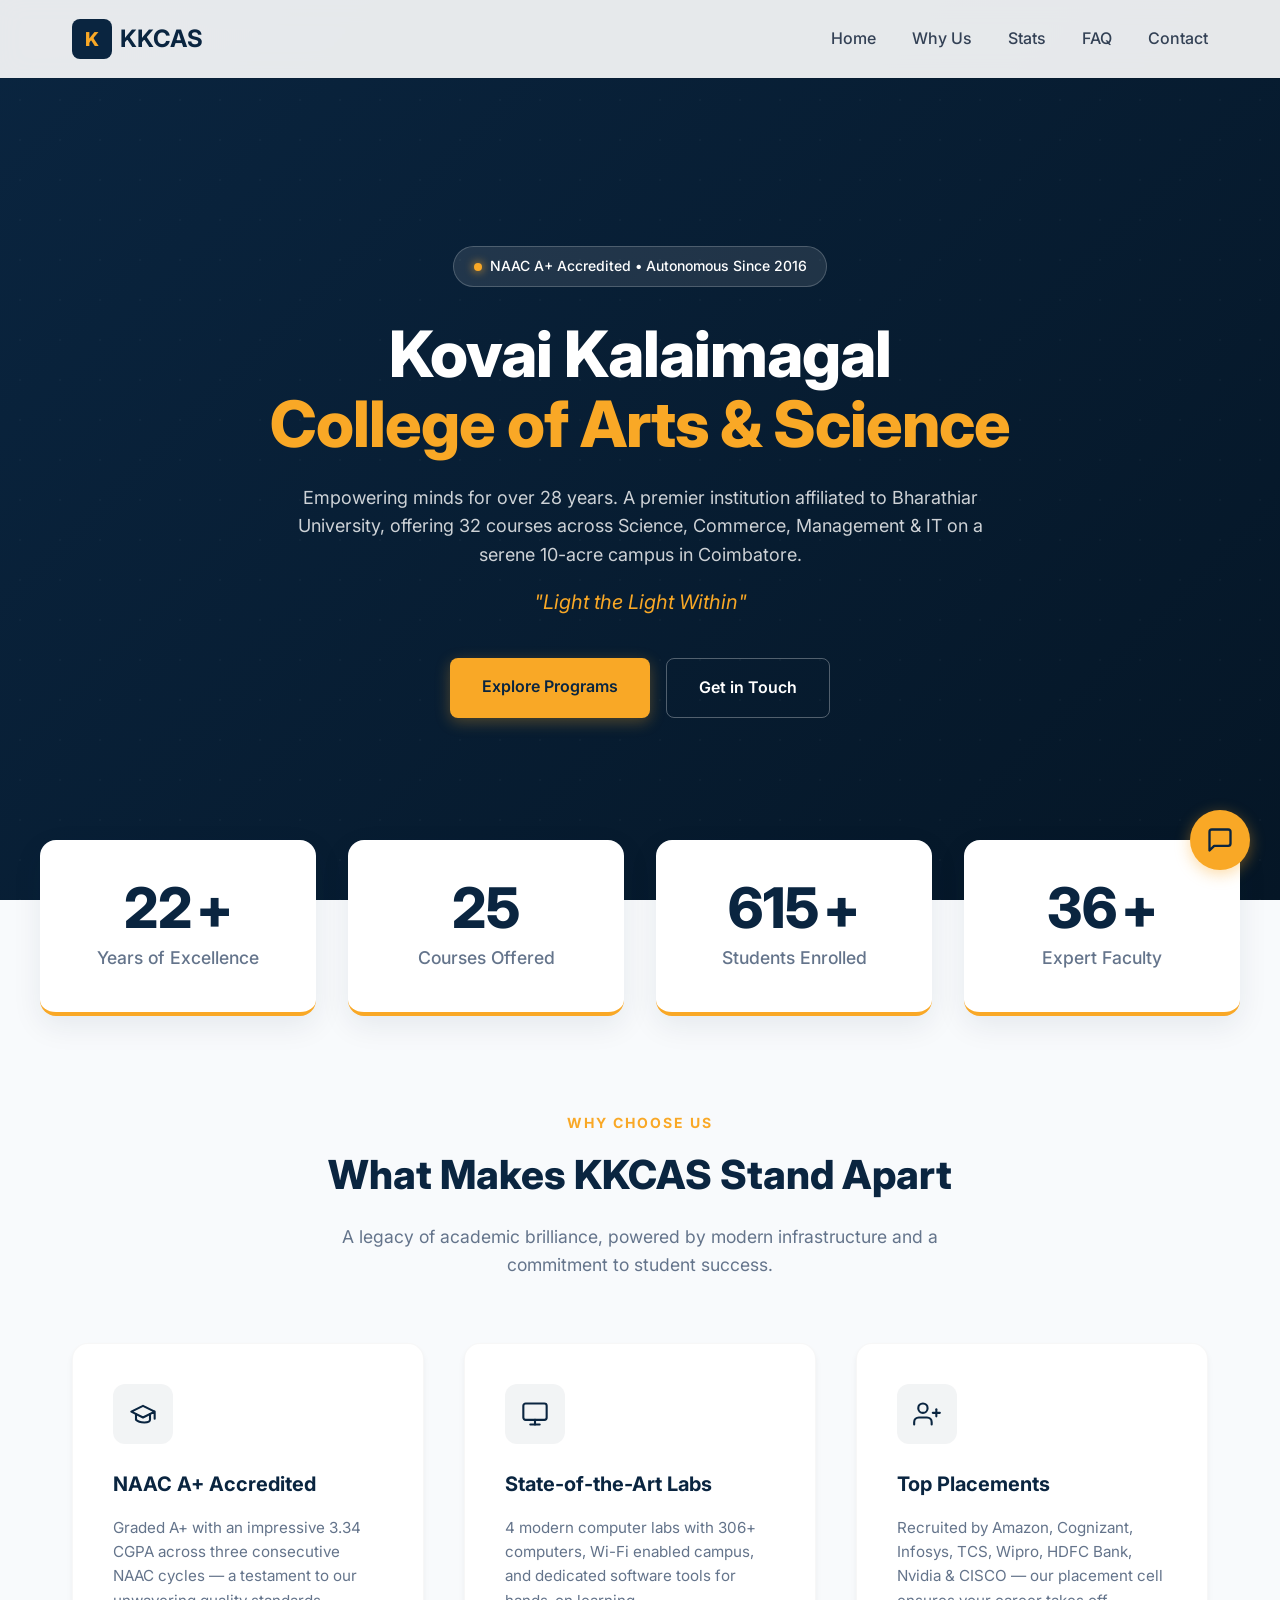
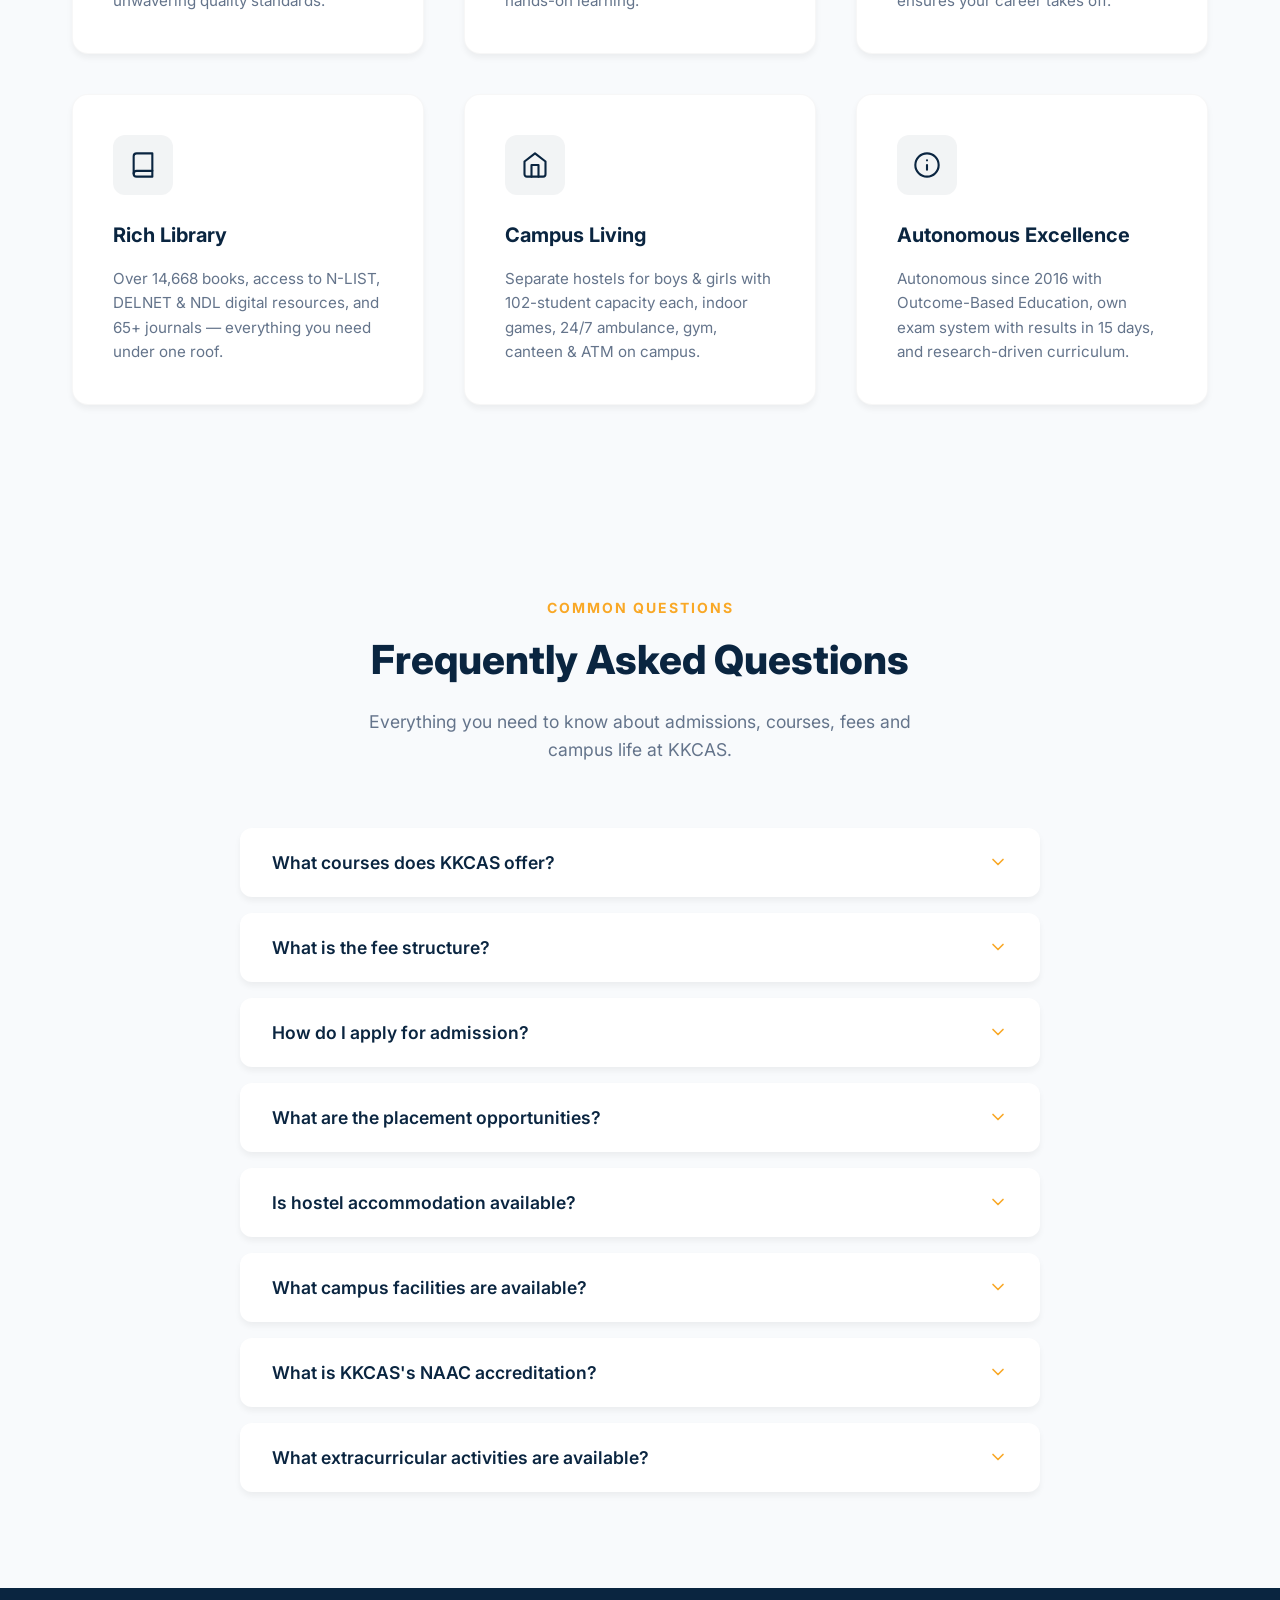
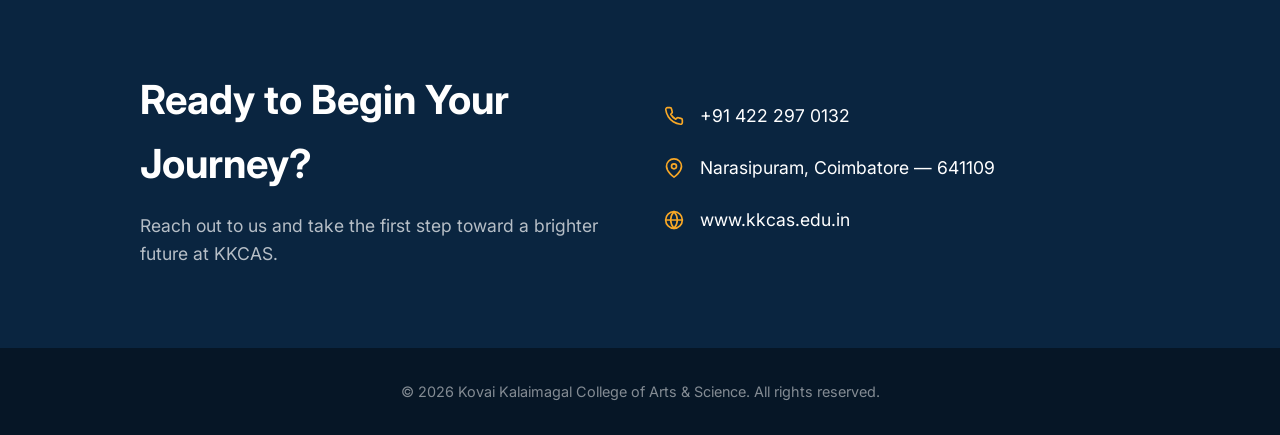
<file: PHPMailer/college-bot/index.html>
<!DOCTYPE html>
<html lang="en">

<head>
    <meta charset="UTF-8">
    <meta name="viewport" content="width=device-width, initial-scale=1.0">
    <meta name="description"
        content="Kovai Kalaimagal College of Arts and Science — NAAC A+ Accredited, Autonomous Institution. Discover courses, admissions, placements & more.">
    <title>KKCAS — Kovai Kalaimagal College of Arts & Science</title>
    <link rel="preconnect" href="https://fonts.googleapis.com">
    <link rel="preconnect" href="https://fonts.gstatic.com" crossorigin>
    <link href="https://fonts.googleapis.com/css2?family=Inter:wght@300;400;500;600;700;800;900&display=swap"
        rel="stylesheet">
    <link rel="stylesheet" href="style.css">
</head>

<body>

    <!-- ==================== NAVIGATION ==================== -->
    <nav id="site-nav">
        <div class="nav-container">
            <a href="#" class="nav-logo">
                <span class="nav-logo-icon">K</span>
                <span class="nav-logo-text">KKCAS</span>
            </a>
            <div class="nav-links">
                <a href="#hero">Home</a>
                <a href="#why-us">Why Us</a>
                <a href="#stats">Stats</a>
                <a href="#faq">FAQ</a>
                <a href="#contact">Contact</a>
            </div>
        </div>
    </nav>

    <!-- ==================== HERO SECTION ==================== -->
    <section id="hero">
        <div class="hero-bg-pattern"></div>
        <div class="hero-content">
            <div class="hero-badge">
                <span class="hero-badge-dot"></span>
                NAAC A+ Accredited &bull; Autonomous Since 2016
            </div>
            <h1 class="hero-title">
                Kovai Kalaimagal<br>
                <span class="hero-title-accent">College of Arts & Science</span>
            </h1>
            <p class="hero-subtitle">
                Empowering minds for over 28 years. A premier institution affiliated to Bharathiar University,
                offering 32 courses across Science, Commerce, Management & IT on a serene 10-acre campus in Coimbatore.
            </p>
            <p class="hero-motto">"Light the Light Within"</p>
            <div class="hero-actions">
                <a href="#faq" class="hero-btn hero-btn-primary">Explore Programs</a>
                <a href="#contact" class="hero-btn hero-btn-outline">Get in Touch</a>
            </div>
        </div>
        <div class="hero-scroll-indicator">
            <span></span>
        </div>
    </section>

    <!-- ==================== STATS SECTION ==================== -->
    <section id="stats">
        <div class="stats-container">
            <div class="stat-card">
                <span class="stat-number" data-target="28">0</span>
                <span class="stat-suffix">+</span>
                <p class="stat-label">Years of Excellence</p>
            </div>
            <div class="stat-card">
                <span class="stat-number" data-target="32">0</span>
                <span class="stat-suffix"></span>
                <p class="stat-label">Courses Offered</p>
            </div>
            <div class="stat-card">
                <span class="stat-number" data-target="768">0</span>
                <span class="stat-suffix">+</span>
                <p class="stat-label">Students Enrolled</p>
            </div>
            <div class="stat-card">
                <span class="stat-number" data-target="45">0</span>
                <span class="stat-suffix">+</span>
                <p class="stat-label">Expert Faculty</p>
            </div>
        </div>
    </section>

    <!-- ==================== WHY CHOOSE US ==================== -->
    <section id="why-us">
        <div class="section-container">
            <div class="section-header">
                <span class="section-tag">Why Choose Us</span>
                <h2 class="section-title">What Makes KKCAS Stand Apart</h2>
                <p class="section-desc">A legacy of academic brilliance, powered by modern infrastructure and a
                    commitment to student success.</p>
            </div>
            <div class="features-grid">
                <div class="feature-card">
                    <div class="feature-icon">
                        <svg xmlns="http://www.w3.org/2000/svg" width="28" height="28" viewBox="0 0 24 24" fill="none"
                            stroke="currentColor" stroke-width="1.8" stroke-linecap="round" stroke-linejoin="round">
                            <path d="M22 10v6M2 10l10-5 10 5-10 5z" />
                            <path d="M6 12v5c3 3 12 3 12 0v-5" />
                        </svg>
                    </div>
                    <h3 class="feature-title">NAAC A+ Accredited</h3>
                    <p class="feature-desc">Graded A+ with an impressive 3.34 CGPA across three consecutive NAAC cycles
                        — a testament to our unwavering quality standards.</p>
                </div>
                <div class="feature-card">
                    <div class="feature-icon">
                        <svg xmlns="http://www.w3.org/2000/svg" width="28" height="28" viewBox="0 0 24 24" fill="none"
                            stroke="currentColor" stroke-width="1.8" stroke-linecap="round" stroke-linejoin="round">
                            <rect x="2" y="3" width="20" height="14" rx="2" ry="2" />
                            <line x1="8" y1="21" x2="16" y2="21" />
                            <line x1="12" y1="17" x2="12" y2="21" />
                        </svg>
                    </div>
                    <h3 class="feature-title">State-of-the-Art Labs</h3>
                    <p class="feature-desc">4 modern computer labs with 306+ computers, Wi-Fi enabled campus, and
                        dedicated software tools for hands-on learning.</p>
                </div>
                <div class="feature-card">
                    <div class="feature-icon">
                        <svg xmlns="http://www.w3.org/2000/svg" width="28" height="28" viewBox="0 0 24 24" fill="none"
                            stroke="currentColor" stroke-width="1.8" stroke-linecap="round" stroke-linejoin="round">
                            <path d="M16 21v-2a4 4 0 0 0-4-4H5a4 4 0 0 0-4 4v2" />
                            <circle cx="8.5" cy="7" r="4" />
                            <line x1="20" y1="8" x2="20" y2="14" />
                            <line x1="23" y1="11" x2="17" y2="11" />
                        </svg>
                    </div>
                    <h3 class="feature-title">Top Placements</h3>
                    <p class="feature-desc">Recruited by Amazon, Cognizant, Infosys, TCS, Wipro, HDFC Bank, Nvidia &
                        CISCO — our placement cell ensures your career takes off.</p>
                </div>
                <div class="feature-card">
                    <div class="feature-icon">
                        <svg xmlns="http://www.w3.org/2000/svg" width="28" height="28" viewBox="0 0 24 24" fill="none"
                            stroke="currentColor" stroke-width="1.8" stroke-linecap="round" stroke-linejoin="round">
                            <path d="M4 19.5A2.5 2.5 0 0 1 6.5 17H20" />
                            <path d="M6.5 2H20v20H6.5A2.5 2.5 0 0 1 4 19.5v-15A2.5 2.5 0 0 1 6.5 2z" />
                        </svg>
                    </div>
                    <h3 class="feature-title">Rich Library</h3>
                    <p class="feature-desc">Over 14,668 books, access to N-LIST, DELNET & NDL digital resources, and 65+
                        journals — everything you need under one roof.</p>
                </div>
                <div class="feature-card">
                    <div class="feature-icon">
                        <svg xmlns="http://www.w3.org/2000/svg" width="28" height="28" viewBox="0 0 24 24" fill="none"
                            stroke="currentColor" stroke-width="1.8" stroke-linecap="round" stroke-linejoin="round">
                            <path d="M3 9l9-7 9 7v11a2 2 0 0 1-2 2H5a2 2 0 0 1-2-2z" />
                            <polyline points="9 22 9 12 15 12 15 22" />
                        </svg>
                    </div>
                    <h3 class="feature-title">Campus Living</h3>
                    <p class="feature-desc">Separate hostels for boys & girls with 102-student capacity each, indoor
                        games, 24/7 ambulance, gym, canteen & ATM on campus.</p>
                </div>
                <div class="feature-card">
                    <div class="feature-icon">
                        <svg xmlns="http://www.w3.org/2000/svg" width="28" height="28" viewBox="0 0 24 24" fill="none"
                            stroke="currentColor" stroke-width="1.8" stroke-linecap="round" stroke-linejoin="round">
                            <circle cx="12" cy="12" r="10" />
                            <path d="M12 16v-4" />
                            <path d="M12 8h.01" />
                        </svg>
                    </div>
                    <h3 class="feature-title">Autonomous Excellence</h3>
                    <p class="feature-desc">Autonomous since 2016 with Outcome-Based Education, own exam system with
                        results in 15 days, and research-driven curriculum.</p>
                </div>
            </div>
        </div>
    </section>

    <!-- ==================== FAQ SECTION ==================== -->
    <section id="faq">
        <div class="section-container">
            <div class="section-header">
                <span class="section-tag">Common Questions</span>
                <h2 class="section-title">Frequently Asked Questions</h2>
                <p class="section-desc">Everything you need to know about admissions, courses, fees and campus life at
                    KKCAS.</p>
            </div>
            <div class="faq-list">
                <div class="faq-item">
                    <button class="faq-question">
                        <span>What courses does KKCAS offer?</span>
                        <svg class="faq-chevron" xmlns="http://www.w3.org/2000/svg" width="20" height="20"
                            viewBox="0 0 24 24" fill="none" stroke="currentColor" stroke-width="2"
                            stroke-linecap="round" stroke-linejoin="round">
                            <polyline points="6 9 12 15 18 9" />
                        </svg>
                    </button>
                    <div class="faq-answer">
                        <p>We offer 32 courses across 21 programs including B.Com (General, CA, PA), B.Sc (Computer
                            Science, IT, AI & ML, AI & DS, Mathematics), BBA, BCA at the undergraduate level. For
                            postgraduate studies, we have M.Com, M.Sc (IT, CS), and MBA (International Business). We
                            also offer Ph.D, M.Phil, and PG Diploma programs.</p>
                    </div>
                </div>
                <div class="faq-item">
                    <button class="faq-question">
                        <span>What is the fee structure?</span>
                        <svg class="faq-chevron" xmlns="http://www.w3.org/2000/svg" width="20" height="20"
                            viewBox="0 0 24 24" fill="none" stroke="currentColor" stroke-width="2"
                            stroke-linecap="round" stroke-linejoin="round">
                            <polyline points="6 9 12 15 18 9" />
                        </svg>
                    </button>
                    <div class="faq-answer">
                        <p>Undergraduate programs (B.Sc, B.Com, BBA, BCA) range from ₹84,000 to ₹1,50,000 for the entire
                            duration, with fees starting as low as ₹9,000. Postgraduate fees are M.Com/M.Sc at ₹68,000
                            (full course) and MBA at ₹2,20,000. Please contact the admissions office for the most
                            current fee details.</p>
                    </div>
                </div>
                <div class="faq-item">
                    <button class="faq-question">
                        <span>How do I apply for admission?</span>
                        <svg class="faq-chevron" xmlns="http://www.w3.org/2000/svg" width="20" height="20"
                            viewBox="0 0 24 24" fill="none" stroke="currentColor" stroke-width="2"
                            stroke-linecap="round" stroke-linejoin="round">
                            <polyline points="6 9 12 15 18 9" />
                        </svg>
                    </button>
                    <div class="faq-answer">
                        <p>Admissions are merit-based. Apply online at kkcas.edu.in or visit the campus directly. You'll
                            need your 12th marksheets, ID proof, and passport-size photographs. The application window
                            is typically May–June after 12th results, with the academic year starting in
                            August–September. UG requires 10+2; PG requires a Bachelor's degree in a relevant field.</p>
                    </div>
                </div>
                <div class="faq-item">
                    <button class="faq-question">
                        <span>What are the placement opportunities?</span>
                        <svg class="faq-chevron" xmlns="http://www.w3.org/2000/svg" width="20" height="20"
                            viewBox="0 0 24 24" fill="none" stroke="currentColor" stroke-width="2"
                            stroke-linecap="round" stroke-linejoin="round">
                            <polyline points="6 9 12 15 18 9" />
                        </svg>
                    </button>
                    <div class="faq-answer">
                        <p>Our dedicated Training & Placement Cell connects students with industry leaders. Major
                            recruiters include Amazon, Cognizant, Infosys, TCS, Wipro, HDFC Bank, Nvidia, CISCO, and
                            Genpact. We provide placement training, resume workshops, interview skills development, soft
                            skills training, industry visits, and career counseling.</p>
                    </div>
                </div>
                <div class="faq-item">
                    <button class="faq-question">
                        <span>Is hostel accommodation available?</span>
                        <svg class="faq-chevron" xmlns="http://www.w3.org/2000/svg" width="20" height="20"
                            viewBox="0 0 24 24" fill="none" stroke="currentColor" stroke-width="2"
                            stroke-linecap="round" stroke-linejoin="round">
                            <polyline points="6 9 12 15 18 9" />
                        </svg>
                    </button>
                    <div class="faq-answer">
                        <p>Yes! We offer separate hostel facilities for boys and girls within the campus. Each hostel
                            accommodates up to 102 students and includes indoor games, a first-year dedicated hostel for
                            boys, and a secure environment for girls. The campus also has 24/7 ambulance service, a
                            canteen, gym, and medical facility.</p>
                    </div>
                </div>
                <div class="faq-item">
                    <button class="faq-question">
                        <span>What campus facilities are available?</span>
                        <svg class="faq-chevron" xmlns="http://www.w3.org/2000/svg" width="20" height="20"
                            viewBox="0 0 24 24" fill="none" stroke="currentColor" stroke-width="2"
                            stroke-linecap="round" stroke-linejoin="round">
                            <polyline points="6 9 12 15 18 9" />
                        </svg>
                    </button>
                    <div class="faq-answer">
                        <p>Our 10-acre campus features 4 computer labs with 306+ computers, a library with 14,668+ books
                            and digital subscriptions (N-LIST, DELNET, NDL), a 1,300-seat auditorium with noise-reducing
                            technology, seminar halls, Wi-Fi connectivity, transport from the city, sports grounds
                            (Basketball, Volleyball, Badminton, Kabaddi), ATM, canteen, gym, and round-the-clock medical
                            & ambulance services.</p>
                    </div>
                </div>
                <div class="faq-item">
                    <button class="faq-question">
                        <span>What is KKCAS's NAAC accreditation?</span>
                        <svg class="faq-chevron" xmlns="http://www.w3.org/2000/svg" width="20" height="20"
                            viewBox="0 0 24 24" fill="none" stroke="currentColor" stroke-width="2"
                            stroke-linecap="round" stroke-linejoin="round">
                            <polyline points="6 9 12 15 18 9" />
                        </svg>
                    </button>
                    <div class="faq-answer">
                        <p>KKCAS holds a prestigious NAAC A+ grade with a CGPA of 3.34. We have achieved this through
                            three consecutive accreditation cycles (A → A → A+), with our current accreditation valid
                            until December 19, 2027. The college is also UGC approved and affiliated to Bharathiar
                            University, Coimbatore.</p>
                    </div>
                </div>
                <div class="faq-item">
                    <button class="faq-question">
                        <span>What extracurricular activities are available?</span>
                        <svg class="faq-chevron" xmlns="http://www.w3.org/2000/svg" width="20" height="20"
                            viewBox="0 0 24 24" fill="none" stroke="currentColor" stroke-width="2"
                            stroke-linecap="round" stroke-linejoin="round">
                            <polyline points="6 9 12 15 18 9" />
                        </svg>
                    </button>
                    <div class="faq-answer">
                        <p>We have vibrant student clubs including the Literary Club, Fine Arts Club, Sports Club, and
                            Science Club. Students can participate in NSS (National Service Scheme), NCC (National Cadet
                            Corps), Youth Red Cross, and Red Ribbon Club. We also run KKACE — the Kovai Kalaimagal
                            Academy for Competitive Examinations — to help students prepare for government exams.</p>
                    </div>
                </div>
            </div>
        </div>
    </section>

    <!-- ==================== CONTACT STRIP ==================== -->
    <section id="contact">
        <div class="contact-container">
            <div class="contact-content">
                <h2 class="contact-title">Ready to Begin Your Journey?</h2>
                <p class="contact-desc">Reach out to us and take the first step toward a brighter future at KKCAS.</p>
            </div>
            <div class="contact-details">
                <div class="contact-item">
                    <svg xmlns="http://www.w3.org/2000/svg" width="20" height="20" viewBox="0 0 24 24" fill="none"
                        stroke="currentColor" stroke-width="2" stroke-linecap="round" stroke-linejoin="round">
                        <path
                            d="M22 16.92v3a2 2 0 0 1-2.18 2 19.79 19.79 0 0 1-8.63-3.07 19.5 19.5 0 0 1-6-6 19.79 19.79 0 0 1-3.07-8.67A2 2 0 0 1 4.11 2h3a2 2 0 0 1 2 1.72c.127.96.361 1.903.7 2.81a2 2 0 0 1-.45 2.11L8.09 9.91a16 16 0 0 0 6 6l1.27-1.27a2 2 0 0 1 2.11-.45c.907.339 1.85.573 2.81.7A2 2 0 0 1 22 16.92z" />
                    </svg>
                    <span>+91 422 297 0132</span>
                </div>
                <div class="contact-item">
                    <svg xmlns="http://www.w3.org/2000/svg" width="20" height="20" viewBox="0 0 24 24" fill="none"
                        stroke="currentColor" stroke-width="2" stroke-linecap="round" stroke-linejoin="round">
                        <path d="M21 10c0 7-9 13-9 13s-9-6-9-13a9 9 0 0 1 18 0z" />
                        <circle cx="12" cy="10" r="3" />
                    </svg>
                    <span>Narasipuram, Coimbatore — 641109</span>
                </div>
                <div class="contact-item">
                    <svg xmlns="http://www.w3.org/2000/svg" width="20" height="20" viewBox="0 0 24 24" fill="none"
                        stroke="currentColor" stroke-width="2" stroke-linecap="round" stroke-linejoin="round">
                        <circle cx="12" cy="12" r="10" />
                        <line x1="2" y1="12" x2="22" y2="12" />
                        <path
                            d="M12 2a15.3 15.3 0 0 1 4 10 15.3 15.3 0 0 1-4 10 15.3 15.3 0 0 1-4-10 15.3 15.3 0 0 1 4-10z" />
                    </svg>
                    <a href="http://www.kkcas.edu.in/" target="_blank" rel="noopener">www.kkcas.edu.in</a>
                </div>
            </div>
        </div>
    </section>

    <!-- ==================== FOOTER ==================== -->
    <footer id="site-footer">
        <p>&copy; 2026 Kovai Kalaimagal College of Arts & Science. All rights reserved.</p>
    </footer>

    <!-- Floating Chat Button -->
    <button id="chat-toggle-btn" aria-label="Open chat">
        <svg id="chat-icon-open" xmlns="http://www.w3.org/2000/svg" width="28" height="28" viewBox="0 0 24 24"
            fill="none" stroke="currentColor" stroke-width="2" stroke-linecap="round" stroke-linejoin="round">
            <path d="M21 15a2 2 0 0 1-2 2H7l-4 4V5a2 2 0 0 1 2-2h14a2 2 0 0 1 2 2z" />
        </svg>
        <svg id="chat-icon-close" xmlns="http://www.w3.org/2000/svg" width="28" height="28" viewBox="0 0 24 24"
            fill="none" stroke="currentColor" stroke-width="2" stroke-linecap="round" stroke-linejoin="round"
            style="display:none;">
            <line x1="18" y1="6" x2="6" y2="18" />
            <line x1="6" y1="6" x2="18" y2="18" />
        </svg>
    </button>

    <!-- Chat Window -->
    <div id="chat-window">
        <div id="chat-header">
            <div id="chat-header-info">
                <div id="chat-avatar">
                    <svg xmlns="http://www.w3.org/2000/svg" width="22" height="22" viewBox="0 0 24 24" fill="none"
                        stroke="currentColor" stroke-width="2" stroke-linecap="round" stroke-linejoin="round">
                        <path d="M4 19.5A2.5 2.5 0 0 1 6.5 17H20" />
                        <path d="M6.5 2H20v20H6.5A2.5 2.5 0 0 1 4 19.5v-15A2.5 2.5 0 0 1 6.5 2z" />
                    </svg>
                </div>
                <div>
                    <h1 id="chat-title">College Assistant</h1>
                    <span id="chat-status">
                        <span id="status-dot"></span>
                        Online
                    </span>
                </div>
            </div>
            <button id="chat-close-btn" aria-label="Close chat">
                <svg xmlns="http://www.w3.org/2000/svg" width="20" height="20" viewBox="0 0 24 24" fill="none"
                    stroke="currentColor" stroke-width="2" stroke-linecap="round" stroke-linejoin="round">
                    <line x1="18" y1="6" x2="6" y2="18" />
                    <line x1="6" y1="6" x2="18" y2="18" />
                </svg>
            </button>
        </div>

        <div id="chat-messages">
            <div class="message bot-message">
                <div class="message-bubble">
                    👋 Hi there! I'm your college assistant. Ask me about courses, admissions, fees, or anything else!
                </div>
            </div>
        </div>

        <!-- Quick Question Tabs -->
        <div id="quick-tabs">
            <button class="quick-tab" data-tab="fees"> Fees</button>
            <button class="quick-tab" data-tab="courses"> Courses</button>
            <button class="quick-tab" data-tab="apply"> How to Apply</button>
            <button class="quick-tab" data-tab="placements"> Placements</button>
            <button class="quick-tab" data-tab="hostel"> Hostel</button>
            <button class="quick-tab" data-tab="campus"> Campus</button>
        </div>

        <div id="chat-input-area">
            <input type="text" id="chat-input" placeholder="Type your question..." autocomplete="off">
            <button id="chat-send-btn" aria-label="Send message">
                <svg xmlns="http://www.w3.org/2000/svg" width="20" height="20" viewBox="0 0 24 24" fill="none"
                    stroke="currentColor" stroke-width="2" stroke-linecap="round" stroke-linejoin="round">
                    <line x1="22" y1="2" x2="11" y2="13" />
                    <polygon points="22 2 15 22 11 13 2 9 22 2" />
                </svg>
            </button>
        </div>
    </div>

    <script src="script.js"></script>
</body>

</html>
</file>
<file: PHPMailer/college-bot/style.css>
/* ==========================================================================
   BASE & VARIABLES (Premium Academic Theme)
   ========================================================================== */
:root {
    --primary: #0A2540;
    /* Deep Oxford Blue */
    --primary-light: #153c66;
    --accent: #F9A826;
    /* Gold/Amber */
    --accent-hover: #e0961a;
    --bg-light: #F8FAFC;
    /* Off-white background */
    --text-main: #334155;
    --text-muted: #64748B;
    --white: #ffffff;
    --glass-bg: rgba(255, 255, 255, 0.9);
    --shadow-sm: 0 4px 6px rgba(0, 0, 0, 0.05);
    --shadow-md: 0 10px 30px rgba(10, 37, 64, 0.08);
    --transition: all 0.3s cubic-bezier(0.25, 0.8, 0.25, 1);
}

* {
    margin: 0;
    padding: 0;
    box-sizing: border-box;
}

body {
    font-family: 'Inter', sans-serif;
    background-color: var(--bg-light);
    color: var(--text-main);
    line-height: 1.6;
    overflow-x: hidden;
    scroll-behavior: smooth;
}

/* ==========================================================================
   NAVIGATION (Glass Effect)
   ========================================================================== */
#site-nav {
    position: fixed;
    top: 0;
    width: 100%;
    background: var(--glass-bg);
    backdrop-filter: blur(12px);
    -webkit-backdrop-filter: blur(12px);
    z-index: 1000;
    box-shadow: 0 1px 0 rgba(0, 0, 0, 0.05);
    transition: var(--transition);
}

.nav-container {
    max-width: 1200px;
    margin: 0 auto;
    padding: 1.2rem 2rem;
    display: flex;
    justify-content: space-between;
    align-items: center;
}

.nav-logo {
    display: flex;
    align-items: center;
    gap: 0.5rem;
    text-decoration: none;
}

.nav-logo-icon {
    background: var(--primary);
    color: var(--accent);
    width: 40px;
    height: 40px;
    display: flex;
    align-items: center;
    justify-content: center;
    font-weight: 800;
    font-size: 1.2rem;
    border-radius: 8px;
}

.nav-logo-text {
    font-weight: 700;
    font-size: 1.5rem;
    color: var(--primary);
}

.nav-links a {
    text-decoration: none;
    color: var(--text-main);
    font-weight: 500;
    margin-left: 2rem;
    position: relative;
    transition: var(--transition);
}

.nav-links a:hover {
    color: var(--primary);
}

.nav-links a::after {
    content: '';
    position: absolute;
    bottom: -4px;
    left: 0;
    width: 0;
    height: 2px;
    background: var(--accent);
    transition: var(--transition);
}

.nav-links a:hover::after {
    width: 100%;
}

/* ==========================================================================
   HERO SECTION
   ========================================================================== */
#hero {
    min-height: 100vh;
    display: flex;
    align-items: center;
    justify-content: center;
    position: relative;
    background: linear-gradient(135deg, var(--primary) 0%, #051626 100%);
    color: var(--white);
    text-align: center;
    padding: 0 2rem;
    overflow: hidden;
}

.hero-bg-pattern {
    position: absolute;
    top: 0;
    left: 0;
    right: 0;
    bottom: 0;
    background-image: radial-gradient(rgba(255, 255, 255, 0.05) 1px, transparent 1px);
    background-size: 40px 40px;
    opacity: 0.5;
}

.hero-content {
    position: relative;
    z-index: 10;
    max-width: 800px;
    margin-top: 4rem;
}

.hero-badge {
    display: inline-flex;
    align-items: center;
    gap: 8px;
    background: rgba(255, 255, 255, 0.1);
    border: 1px solid rgba(255, 255, 255, 0.2);
    padding: 0.5rem 1.2rem;
    border-radius: 50px;
    font-size: 0.875rem;
    font-weight: 500;
    margin-bottom: 2rem;
}

.hero-badge-dot {
    width: 8px;
    height: 8px;
    background: var(--accent);
    border-radius: 50%;
    box-shadow: 0 0 10px var(--accent);
}

.hero-title {
    font-size: 4rem;
    font-weight: 800;
    line-height: 1.1;
    margin-bottom: 1.5rem;
    letter-spacing: -1px;
}

.hero-title-accent {
    color: var(--accent);
}

.hero-subtitle {
    font-size: 1.125rem;
    color: rgba(255, 255, 255, 0.8);
    margin-bottom: 1rem;
    max-width: 700px;
    margin-left: auto;
    margin-right: auto;
}

.hero-motto {
    font-size: 1.25rem;
    font-style: italic;
    color: var(--accent);
    margin-bottom: 2.5rem;
}

.hero-actions {
    display: flex;
    gap: 1rem;
    justify-content: center;
}

.hero-btn {
    padding: 1rem 2rem;
    border-radius: 8px;
    font-weight: 600;
    text-decoration: none;
    transition: var(--transition);
}

.hero-btn-primary {
    background: var(--accent);
    color: var(--primary);
    box-shadow: 0 4px 15px rgba(249, 168, 38, 0.3);
}

.hero-btn-primary:hover {
    background: var(--accent-hover);
    transform: translateY(-2px);
}

.hero-btn-outline {
    background: transparent;
    color: var(--white);
    border: 1px solid rgba(255, 255, 255, 0.3);
}

.hero-btn-outline:hover {
    background: rgba(255, 255, 255, 0.1);
    transform: translateY(-2px);
}

/* ==========================================================================
   STATS SECTION (Overlapping Hero)
   ========================================================================== */
#stats {
    position: relative;
    z-index: 20;
    margin-top: -60px;
    /* Pulls it up over the hero section */
    padding: 0 2rem;
}

.stats-container {
    max-width: 1200px;
    margin: 0 auto;
    display: grid;
    grid-template-columns: repeat(auto-fit, minmax(200px, 1fr));
    gap: 2rem;
}

.stat-card {
    background: var(--white);
    padding: 2.5rem 2rem;
    border-radius: 16px;
    text-align: center;
    box-shadow: var(--shadow-md);
    transition: var(--transition);
    border-bottom: 4px solid var(--accent);
}

.stat-card:hover {
    transform: translateY(-10px);
    box-shadow: 0 20px 40px rgba(10, 37, 64, 0.12);
}

.stat-number,
.stat-suffix {
    font-size: 3.5rem;
    font-weight: 800;
    color: var(--primary);
    line-height: 1;
}

.stat-label {
    margin-top: 0.5rem;
    color: var(--text-muted);
    font-weight: 500;
    font-size: 1.1rem;
}

/* ==========================================================================
   SHARED SECTION STYLES
   ========================================================================== */
.section-container {
    max-width: 1200px;
    margin: 0 auto;
    padding: 6rem 2rem;
}

.section-header {
    text-align: center;
    margin-bottom: 4rem;
}

.section-tag {
    color: var(--accent);
    font-weight: 700;
    text-transform: uppercase;
    letter-spacing: 2px;
    font-size: 0.875rem;
    display: block;
    margin-bottom: 0.5rem;
}

.section-title {
    font-size: 2.5rem;
    color: var(--primary);
    font-weight: 800;
    margin-bottom: 1rem;
}

.section-desc {
    color: var(--text-muted);
    max-width: 600px;
    margin: 0 auto;
    font-size: 1.1rem;
}

/* ==========================================================================
   WHY US SECTION
   ========================================================================== */
.features-grid {
    display: grid;
    grid-template-columns: repeat(auto-fit, minmax(300px, 1fr));
    gap: 2.5rem;
}

.feature-card {
    background: var(--white);
    padding: 2.5rem;
    border-radius: 16px;
    box-shadow: var(--shadow-sm);
    transition: var(--transition);
    border: 1px solid rgba(0, 0, 0, 0.03);
}

.feature-card:hover {
    transform: translateY(-5px);
    box-shadow: var(--shadow-md);
    border-color: rgba(249, 168, 38, 0.3);
}

.feature-icon {
    width: 60px;
    height: 60px;
    background: rgba(10, 37, 64, 0.05);
    color: var(--primary);
    border-radius: 12px;
    display: flex;
    align-items: center;
    justify-content: center;
    margin-bottom: 1.5rem;
    transition: var(--transition);
}

.feature-card:hover .feature-icon {
    background: var(--primary);
    color: var(--white);
}

.feature-title {
    font-size: 1.25rem;
    color: var(--primary);
    margin-bottom: 1rem;
    font-weight: 700;
}

.feature-desc {
    color: var(--text-muted);
    font-size: 0.95rem;
}

/* ==========================================================================
   FAQ SECTION (Animated Accordion)
   ========================================================================== */
.faq-list {
    max-width: 800px;
    margin: 0 auto;
    display: flex;
    flex-direction: column;
    gap: 1rem;
}

.faq-item {
    background: var(--white);
    border-radius: 12px;
    box-shadow: var(--shadow-sm);
    overflow: hidden;
    transition: var(--transition);
}

.faq-question {
    width: 100%;
    padding: 1.5rem 2rem;
    display: flex;
    justify-content: space-between;
    align-items: center;
    background: transparent;
    border: none;
    font-size: 1.1rem;
    font-weight: 600;
    color: var(--primary);
    cursor: pointer;
    text-align: left;
    font-family: inherit;
}

.faq-chevron {
    transition: transform 0.4s cubic-bezier(0.25, 0.8, 0.25, 1);
    color: var(--accent);
}

.faq-answer {
    max-height: 0;
    overflow: hidden;
    transition: max-height 0.4s ease-in-out, padding 0.4s ease-in-out;
    background: var(--white);
}

.faq-answer p {
    padding: 0 2rem 1.5rem 2rem;
    color: var(--text-muted);
}

/* Active State for FAQ generated by JS */
.faq-item.active {
    box-shadow: var(--shadow-md);
    border-left: 4px solid var(--accent);
}

.faq-item.active .faq-chevron {
    transform: rotate(180deg);
}

.faq-item.active .faq-answer {
    max-height: 500px;
    /* Arbitrary large number for sliding effect */
}

/* ==========================================================================
   CONTACT SECTION
   ========================================================================== */
#contact {
    background: var(--primary);
    color: var(--white);
    padding: 5rem 2rem;
}

.contact-container {
    max-width: 1000px;
    margin: 0 auto;
    display: flex;
    justify-content: space-between;
    align-items: center;
    flex-wrap: wrap;
    gap: 3rem;
}

.contact-content {
    flex: 1;
    min-width: 300px;
}

.contact-title {
    font-size: 2.5rem;
    margin-bottom: 1rem;
}

.contact-desc {
    color: rgba(255, 255, 255, 0.7);
    font-size: 1.1rem;
}

.contact-details {
    flex: 1;
    min-width: 300px;
    display: flex;
    flex-direction: column;
    gap: 1.5rem;
}

.contact-item {
    display: flex;
    align-items: center;
    gap: 1rem;
    font-size: 1.1rem;
}

.contact-item svg {
    color: var(--accent);
}

.contact-item a {
    color: var(--white);
    text-decoration: none;
    transition: var(--transition);
}

.contact-item a:hover {
    color: var(--accent);
}

/* ==========================================================================
   FOOTER
   ========================================================================== */
#site-footer {
    background: #061626;
    color: rgba(255, 255, 255, 0.5);
    text-align: center;
    padding: 2rem;
    font-size: 0.9rem;
}

/* ==========================================================================
   CHATBOT STYLES (Skinning your existing structure)
   ========================================================================== */
#chat-toggle-btn {
    position: fixed;
    bottom: 30px;
    right: 30px;
    width: 60px;
    height: 60px;
    border-radius: 50%;
    background: var(--accent);
    color: var(--primary);
    border: none;
    box-shadow: 0 4px 15px rgba(249, 168, 38, 0.4);
    cursor: pointer;
    z-index: 9999;
    display: flex;
    align-items: center;
    justify-content: center;
    transition: var(--transition);
}

#chat-toggle-btn:hover {
    transform: scale(1.1);
}

#chat-window {
    position: fixed;
    bottom: 100px;
    right: 30px;
    width: 350px;
    background: var(--white);
    border-radius: 16px;
    box-shadow: 0 10px 40px rgba(0, 0, 0, 0.15);
    z-index: 9998;
    display: none;
    /* Controlled by your existing JS */
    flex-direction: column;
    overflow: hidden;
    border: 1px solid rgba(0, 0, 0, 0.05);
}

#chat-header {
    background: var(--primary);
    color: var(--white);
    padding: 1rem;
    display: flex;
    justify-content: space-between;
    align-items: center;
}

#chat-header-info {
    display: flex;
    align-items: center;
    gap: 10px;
}

#chat-avatar {
    width: 35px;
    height: 35px;
    background: rgba(255, 255, 255, 0.1);
    border-radius: 50%;
    display: flex;
    align-items: center;
    justify-content: center;
    color: var(--accent);
}

#chat-title {
    font-size: 1rem;
    font-weight: 600;
    margin: 0;
}

#chat-status {
    font-size: 0.75rem;
    color: rgba(255, 255, 255, 0.7);
    display: flex;
    align-items: center;
    gap: 5px;
}

#status-dot {
    width: 6px;
    height: 6px;
    background: #4ade80;
    /* Green online dot */
    border-radius: 50%;
}

#chat-close-btn {
    background: transparent;
    border: none;
    color: var(--white);
    cursor: pointer;
    opacity: 0.7;
}

#chat-close-btn:hover {
    opacity: 1;
}

#chat-messages {
    height: 300px;
    overflow-y: auto;
    padding: 1rem;
    background: var(--bg-light);
    display: flex;
    flex-direction: column;
    gap: 10px;
}

.message-bubble {
    background: var(--white);
    padding: 0.8rem 1rem;
    border-radius: 12px 12px 12px 0;
    font-size: 0.9rem;
    box-shadow: var(--shadow-sm);
    max-width: 85%;
    color: var(--text-main);
}

#quick-tabs {
    padding: 10px;
    background: var(--white);
    display: flex;
    gap: 5px;
    overflow-x: auto;
    border-top: 1px solid rgba(0, 0, 0, 0.05);
}

#quick-tabs::-webkit-scrollbar {
    height: 4px;
}

.quick-tab {
    background: var(--bg-light);
    border: 1px solid rgba(0, 0, 0, 0.05);
    padding: 5px 10px;
    border-radius: 20px;
    font-size: 0.8rem;
    cursor: pointer;
    white-space: nowrap;
    transition: var(--transition);
}

.quick-tab:hover {
    background: var(--primary);
    color: var(--white);
}

#chat-input-area {
    display: flex;
    padding: 10px;
    background: var(--white);
    border-top: 1px solid rgba(0, 0, 0, 0.05);
}

#chat-input {
    flex: 1;
    border: none;
    outline: none;
    padding: 0.5rem;
    font-size: 0.9rem;
}

#chat-send-btn {
    background: transparent;
    border: none;
    color: var(--primary);
    cursor: pointer;
    padding: 0 10px;
}
</file>
